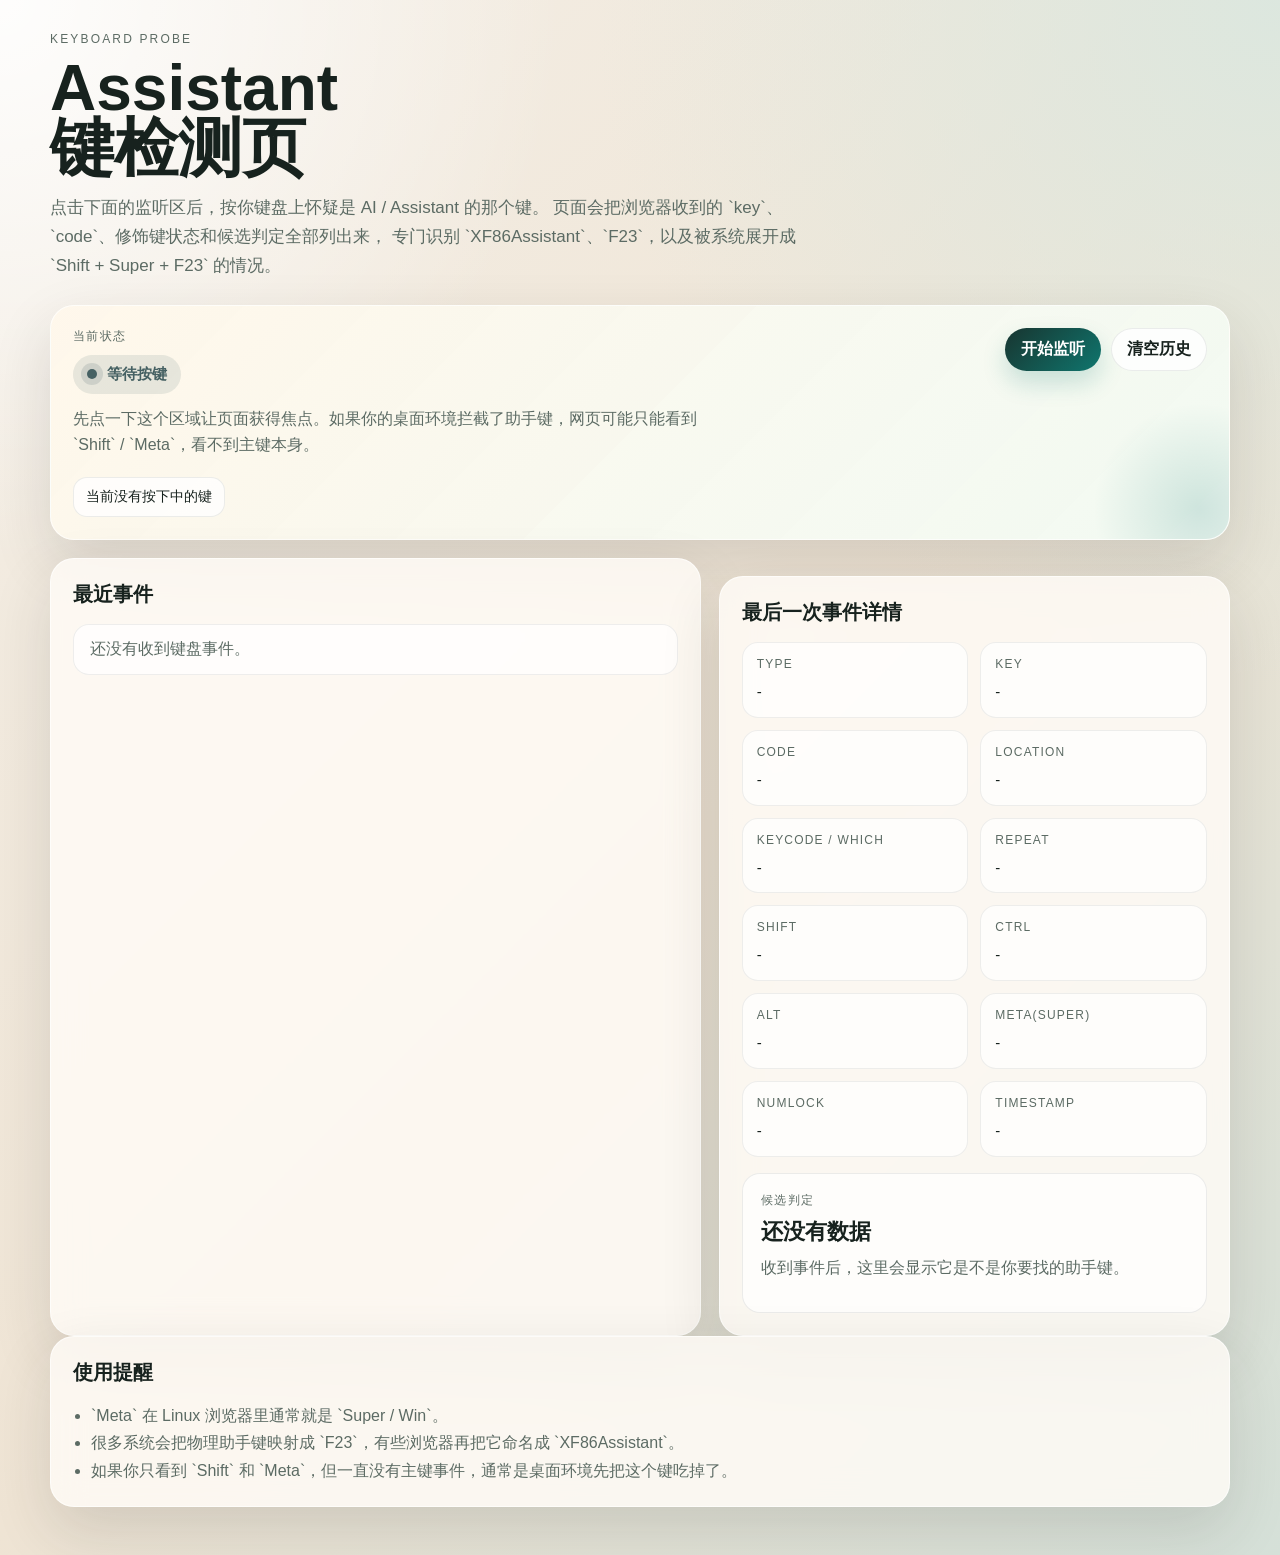
<file: docs/assistant-key-detector.html>
<!doctype html>
<html lang="zh-CN">
<head>
  <meta charset="utf-8">
  <meta name="viewport" content="width=device-width, initial-scale=1">
  <title>Assistant 键检测页</title>
  <style>
    :root {
      color-scheme: light;
      --bg: #f4efe7;
      --bg-accent: #dbe7df;
      --panel: rgba(255, 252, 247, 0.82);
      --panel-strong: rgba(255, 249, 239, 0.94);
      --ink: #17221e;
      --muted: #5c6b64;
      --line: rgba(23, 34, 30, 0.1);
      --hit: #0f766e;
      --maybe: #b45309;
      --weak: #7c3aed;
      --miss: #b42318;
      --idle: #466163;
      --shadow: 0 24px 60px rgba(39, 45, 42, 0.14);
      --radius: 24px;
    }

    * {
      box-sizing: border-box;
    }

    html, body {
      margin: 0;
      min-height: 100%;
      font-family: "Noto Sans SC", "IBM Plex Sans", "Segoe UI", sans-serif;
      color: var(--ink);
      background:
        radial-gradient(circle at top left, rgba(255, 255, 255, 0.9), transparent 28%),
        radial-gradient(circle at top right, rgba(219, 231, 223, 0.95), transparent 34%),
        linear-gradient(135deg, var(--bg), #efe4d4 54%, #d5e0d8);
    }

    body {
      padding: 32px 18px 48px;
    }

    .shell {
      max-width: 1180px;
      margin: 0 auto;
    }

    .hero {
      margin-bottom: 24px;
    }

    .eyebrow {
      margin: 0 0 12px;
      letter-spacing: 0.18em;
      text-transform: uppercase;
      font-size: 12px;
      color: var(--muted);
    }

    h1, h2, p {
      margin: 0;
    }

    h1 {
      font-size: clamp(32px, 6vw, 64px);
      line-height: 0.94;
      max-width: 10ch;
    }

    .lede {
      margin-top: 16px;
      max-width: 760px;
      color: var(--muted);
      font-size: 17px;
      line-height: 1.7;
    }

    .panel {
      background: var(--panel);
      border: 1px solid rgba(255, 255, 255, 0.65);
      backdrop-filter: blur(16px);
      box-shadow: var(--shadow);
      border-radius: var(--radius);
      padding: 22px;
    }

    .panel + .panel {
      margin-top: 18px;
    }

    .capture {
      position: relative;
      overflow: hidden;
      background:
        linear-gradient(135deg, rgba(255, 248, 235, 0.92), rgba(240, 249, 243, 0.88)),
        var(--panel-strong);
      outline: none;
    }

    .capture:focus-visible {
      box-shadow:
        0 0 0 4px rgba(15, 118, 110, 0.22),
        var(--shadow);
    }

    .capture::after {
      content: "";
      position: absolute;
      inset: auto -80px -80px auto;
      width: 220px;
      height: 220px;
      border-radius: 50%;
      background: radial-gradient(circle, rgba(15, 118, 110, 0.16), transparent 68%);
      pointer-events: none;
    }

    .capture-head {
      display: flex;
      align-items: flex-start;
      justify-content: space-between;
      gap: 18px;
    }

    .capture-actions {
      display: flex;
      gap: 10px;
      flex-wrap: wrap;
      justify-content: flex-end;
    }

    button {
      appearance: none;
      border: 0;
      border-radius: 999px;
      padding: 11px 16px;
      font: inherit;
      font-weight: 600;
      cursor: pointer;
      color: #fff;
      background: linear-gradient(135deg, #183530, #0f766e);
      box-shadow: 0 12px 24px rgba(15, 118, 110, 0.2);
      transition: transform 140ms ease, box-shadow 140ms ease;
    }

    button.secondary {
      color: var(--ink);
      background: rgba(255, 255, 255, 0.8);
      box-shadow: inset 0 0 0 1px rgba(23, 34, 30, 0.08);
    }

    button:hover {
      transform: translateY(-1px);
    }

    .label {
      font-size: 12px;
      letter-spacing: 0.12em;
      text-transform: uppercase;
      color: var(--muted);
    }

    .badge {
      display: inline-flex;
      align-items: center;
      gap: 10px;
      margin-top: 10px;
      padding: 10px 14px;
      border-radius: 999px;
      font-weight: 700;
      font-size: 15px;
      background: rgba(70, 97, 99, 0.12);
      color: var(--idle);
    }

    .badge::before {
      content: "";
      width: 10px;
      height: 10px;
      border-radius: 50%;
      background: currentColor;
      box-shadow: 0 0 0 6px color-mix(in srgb, currentColor 16%, transparent);
    }

    .badge.hit {
      color: var(--hit);
      background: rgba(15, 118, 110, 0.12);
    }

    .badge.maybe {
      color: var(--maybe);
      background: rgba(180, 83, 9, 0.12);
    }

    .badge.weak {
      color: var(--weak);
      background: rgba(124, 58, 237, 0.1);
    }

    .badge.miss {
      color: var(--miss);
      background: rgba(180, 35, 24, 0.1);
    }

    .status-copy {
      margin-top: 12px;
      color: var(--muted);
      line-height: 1.6;
      max-width: 72ch;
    }

    .held-keys {
      margin-top: 20px;
      display: flex;
      gap: 10px;
      flex-wrap: wrap;
    }

    .pill {
      display: inline-flex;
      align-items: center;
      min-height: 40px;
      padding: 8px 12px;
      border-radius: 14px;
      background: rgba(255, 255, 255, 0.78);
      border: 1px solid rgba(23, 34, 30, 0.08);
      font-size: 14px;
    }

    .grid {
      margin-top: 18px;
      display: grid;
      grid-template-columns: 1.12fr 0.88fr;
      gap: 18px;
    }

    h2 {
      font-size: 20px;
      margin-bottom: 16px;
    }

    .log {
      list-style: none;
      margin: 0;
      padding: 0;
      display: grid;
      gap: 10px;
      max-height: 520px;
      overflow: auto;
    }

    .log li {
      display: grid;
      gap: 4px;
      padding: 14px 16px;
      border-radius: 16px;
      background: rgba(255, 255, 255, 0.74);
      border: 1px solid rgba(23, 34, 30, 0.07);
    }

    .log strong {
      font-size: 16px;
    }

    .log-meta {
      color: var(--muted);
      font-size: 13px;
    }

    .event-kind {
      display: inline-flex;
      align-items: center;
      justify-content: center;
      min-width: 62px;
      padding: 4px 8px;
      border-radius: 999px;
      margin-right: 8px;
      font-size: 12px;
      font-weight: 700;
      text-transform: uppercase;
      background: rgba(23, 34, 30, 0.08);
    }

    .facts {
      display: grid;
      grid-template-columns: repeat(2, minmax(0, 1fr));
      gap: 12px;
      margin: 0;
    }

    .facts div {
      padding: 14px;
      border-radius: 16px;
      background: rgba(255, 255, 255, 0.7);
      border: 1px solid rgba(23, 34, 30, 0.07);
    }

    .facts dt {
      font-size: 12px;
      letter-spacing: 0.1em;
      text-transform: uppercase;
      color: var(--muted);
    }

    .facts dd {
      margin: 10px 0 0;
      font-size: 15px;
      line-height: 1.45;
      word-break: break-word;
    }

    .verdict {
      margin-top: 16px;
      padding: 18px;
      border-radius: 18px;
      border: 1px solid rgba(23, 34, 30, 0.08);
      background: rgba(255, 255, 255, 0.74);
    }

    .verdict-title {
      margin-top: 8px;
      font-size: 22px;
      font-weight: 800;
    }

    .verdict-copy {
      margin-top: 8px;
      color: var(--muted);
      line-height: 1.6;
    }

    .chip-list {
      list-style: none;
      margin: 14px 0 0;
      padding: 0;
      display: flex;
      gap: 8px;
      flex-wrap: wrap;
    }

    .chip-list li {
      padding: 7px 11px;
      border-radius: 999px;
      background: rgba(15, 118, 110, 0.08);
      font-size: 13px;
      font-weight: 600;
    }

    .tips {
      margin: 0;
      padding-left: 18px;
      color: var(--muted);
      line-height: 1.7;
    }

    .empty {
      color: var(--muted);
      padding: 18px 0 6px;
    }

    @media (max-width: 960px) {
      .grid {
        grid-template-columns: 1fr;
      }

      .capture-head {
        flex-direction: column;
      }

      .capture-actions {
        justify-content: flex-start;
      }

      .facts {
        grid-template-columns: 1fr;
      }
    }
  </style>
</head>
<body>
  <main class="shell">
    <header class="hero">
      <p class="eyebrow">Keyboard Probe</p>
      <h1>Assistant 键检测页</h1>
      <p class="lede">
        点击下面的监听区后，按你键盘上怀疑是 AI / Assistant 的那个键。
        页面会把浏览器收到的 `key`、`code`、修饰键状态和候选判定全部列出来，
        专门识别 `XF86Assistant`、`F23`，以及被系统展开成 `Shift + Super + F23` 的情况。
      </p>
    </header>

    <section class="panel capture" id="captureArea" tabindex="0" aria-label="按键监听区">
      <div class="capture-head">
        <div>
          <p class="label">当前状态</p>
          <div class="badge" id="statusBadge">等待按键</div>
          <p class="status-copy" id="statusCopy">
            先点一下这个区域让页面获得焦点。如果你的桌面环境拦截了助手键，网页可能只能看到 `Shift` / `Meta`，看不到主键本身。
          </p>
        </div>
        <div class="capture-actions">
          <button type="button" id="focusButton">开始监听</button>
          <button type="button" class="secondary" id="clearButton">清空历史</button>
        </div>
      </div>
      <div class="held-keys" id="heldKeys">
        <span class="pill">当前没有按下中的键</span>
      </div>
    </section>

    <section class="grid">
      <section class="panel">
        <h2>最近事件</h2>
        <ul class="log" id="eventLog">
          <li class="empty">还没有收到键盘事件。</li>
        </ul>
      </section>

      <section class="panel">
        <h2>最后一次事件详情</h2>
        <dl class="facts">
          <div><dt>type</dt><dd id="field-type">-</dd></div>
          <div><dt>key</dt><dd id="field-key">-</dd></div>
          <div><dt>code</dt><dd id="field-code">-</dd></div>
          <div><dt>location</dt><dd id="field-location">-</dd></div>
          <div><dt>keyCode / which</dt><dd id="field-keyCode">-</dd></div>
          <div><dt>repeat</dt><dd id="field-repeat">-</dd></div>
          <div><dt>Shift</dt><dd id="field-shift">-</dd></div>
          <div><dt>Ctrl</dt><dd id="field-ctrl">-</dd></div>
          <div><dt>Alt</dt><dd id="field-alt">-</dd></div>
          <div><dt>Meta(Super)</dt><dd id="field-meta">-</dd></div>
          <div><dt>NumLock</dt><dd id="field-numlock">-</dd></div>
          <div><dt>timeStamp</dt><dd id="field-timeStamp">-</dd></div>
        </dl>

        <div class="verdict" id="verdictBox">
          <p class="label">候选判定</p>
          <p class="verdict-title" id="verdictTitle">还没有数据</p>
          <p class="verdict-copy" id="verdictCopy">
            收到事件后，这里会显示它是不是你要找的助手键。
          </p>
          <ul class="chip-list" id="matchList"></ul>
        </div>
      </section>
    </section>

    <section class="panel">
      <h2>使用提醒</h2>
      <ul class="tips">
        <li>`Meta` 在 Linux 浏览器里通常就是 `Super / Win`。</li>
        <li>很多系统会把物理助手键映射成 `F23`，有些浏览器再把它命名成 `XF86Assistant`。</li>
        <li>如果你只看到 `Shift` 和 `Meta`，但一直没有主键事件，通常是桌面环境先把这个键吃掉了。</li>
      </ul>
    </section>
  </main>

  <script>
    const MAX_EVENTS = 20;
    const MODIFIER_KEYS = new Set(["Shift", "Control", "Alt", "Meta"]);

    const state = {
      events: [],
      pressed: new Map(),
      lastEvent: null,
      lastCandidate: null,
    };

    const fields = {
      type: document.getElementById("field-type"),
      key: document.getElementById("field-key"),
      code: document.getElementById("field-code"),
      location: document.getElementById("field-location"),
      keyCode: document.getElementById("field-keyCode"),
      repeat: document.getElementById("field-repeat"),
      shift: document.getElementById("field-shift"),
      ctrl: document.getElementById("field-ctrl"),
      alt: document.getElementById("field-alt"),
      meta: document.getElementById("field-meta"),
      numlock: document.getElementById("field-numlock"),
      timeStamp: document.getElementById("field-timeStamp"),
    };

    const captureArea = document.getElementById("captureArea");
    const focusButton = document.getElementById("focusButton");
    const clearButton = document.getElementById("clearButton");
    const statusBadge = document.getElementById("statusBadge");
    const statusCopy = document.getElementById("statusCopy");
    const heldKeys = document.getElementById("heldKeys");
    const eventLog = document.getElementById("eventLog");
    const verdictBox = document.getElementById("verdictBox");
    const verdictTitle = document.getElementById("verdictTitle");
    const verdictCopy = document.getElementById("verdictCopy");
    const matchList = document.getElementById("matchList");

    function boolText(value) {
      return value ? "yes" : "no";
    }

    function safeValue(value) {
      if (value === undefined || value === null || value === "") {
        return "-";
      }
      return String(value);
    }

    function locationLabel(location) {
      switch (location) {
        case KeyboardEvent.DOM_KEY_LOCATION_STANDARD:
          return "standard";
        case KeyboardEvent.DOM_KEY_LOCATION_LEFT:
          return "left";
        case KeyboardEvent.DOM_KEY_LOCATION_RIGHT:
          return "right";
        case KeyboardEvent.DOM_KEY_LOCATION_NUMPAD:
          return "numpad";
        default:
          return String(location);
      }
    }

    function eventIdentity(payload) {
      return payload.code && payload.code !== "Unidentified"
        ? payload.code
        : payload.key || "(unknown)";
    }

    function formatWhen(ms) {
      return `${ms.toFixed(1)} ms`;
    }

    function summarizePayload(payload) {
      const primary = payload.key || payload.code || "(unknown)";
      const secondary = payload.code && payload.code !== payload.key ? ` / ${payload.code}` : "";
      return `${primary}${secondary}`;
    }

    function detectAssistant(payload) {
      const matches = [];
      const key = payload.key;
      const code = payload.code;
      const keyCode = payload.keyCode;
      const meta = payload.meta;
      const shift = payload.shift;

      if (key === "XF86Assistant") {
        matches.push("`key = XF86Assistant`");
      }
      if (key === "Assistant") {
        matches.push("`key = Assistant`");
      }
      if (code === "F23") {
        matches.push("`code = F23`");
      }
      if (key === "F23") {
        matches.push("`key = F23`");
      }
      if (keyCode === 134) {
        matches.push("`keyCode = 134`（常见 F23）");
      }
      if (shift && meta) {
        matches.push("检测到 `Shift + Super(Meta)`");
      }

      const exactAssistant = key === "XF86Assistant" || key === "Assistant";
      const f23Like = code === "F23" || key === "F23" || keyCode === 134;
      const unidentifiedCombo = key === "Unidentified" && shift && meta;
      const modifierLead = MODIFIER_KEYS.has(key) && (shift || meta || payload.ctrl || payload.alt);

      if (exactAssistant || (f23Like && shift && meta)) {
        return {
          level: "hit",
          title: "高度疑似就是助手键",
          copy: "浏览器已经把它识别成 Assistant/F23 路线，而且带着你日志里那种 Shift + Super 修饰键特征。",
          matches,
          candidate: true,
        };
      }

      if (f23Like) {
        return {
          level: "maybe",
          title: "像是同一路物理键",
          copy: "浏览器看到了 F23，但没有直接给出 XF86Assistant。很多系统就是这么映射助手键的。",
          matches,
          candidate: true,
        };
      }

      if (unidentifiedCombo) {
        return {
          level: "weak",
          title: "可能被系统拦截了主键",
          copy: "浏览器只拿到了修饰键加一个未识别主键。这通常说明真正的助手键被桌面环境先消费了。",
          matches,
          candidate: true,
        };
      }

      if (modifierLead) {
        return {
          level: "",
          title: "收到前导修饰键",
          copy: "这一步本身不算命中。继续看接下来有没有 F23 / XF86Assistant，很多特殊键会先发修饰键再发主键。",
          matches,
          candidate: false,
        };
      }

      return {
        level: "miss",
        title: "当前事件不像助手键",
        copy: "它不符合 Assistant / F23 这条映射链。你可以继续按别的键对照。",
        matches,
        candidate: false,
      };
    }

    function setStatus(level, title, copy) {
      statusBadge.className = "badge";
      if (level) {
        statusBadge.classList.add(level);
      }
      statusBadge.textContent = title;
      statusCopy.textContent = copy;
    }

    function renderHeldKeys() {
      heldKeys.innerHTML = "";
      if (state.pressed.size === 0) {
        const pill = document.createElement("span");
        pill.className = "pill";
        pill.textContent = "当前没有按下中的键";
        heldKeys.appendChild(pill);
        return;
      }

      for (const payload of state.pressed.values()) {
        const pill = document.createElement("span");
        pill.className = "pill";
        pill.textContent = summarizePayload(payload);
        heldKeys.appendChild(pill);
      }
    }

    function renderEventLog() {
      eventLog.innerHTML = "";

      if (state.events.length === 0) {
        const empty = document.createElement("li");
        empty.className = "empty";
        empty.textContent = "还没有收到键盘事件。";
        eventLog.appendChild(empty);
        return;
      }

      for (const entry of state.events) {
        const item = document.createElement("li");

        const title = document.createElement("strong");
        title.textContent = summarizePayload(entry.payload);

        const meta = document.createElement("div");
        meta.className = "log-meta";
        meta.textContent =
          `${entry.payload.type.toUpperCase()} · keyCode ${entry.payload.keyCode} · ` +
          `Shift ${boolText(entry.payload.shift)} · Meta ${boolText(entry.payload.meta)} · ` +
          `${formatWhen(entry.payload.timeStamp)}`;

        const note = document.createElement("div");
        note.className = "log-meta";
        note.textContent = entry.analysis.title;

        const prefix = document.createElement("span");
        prefix.className = "event-kind";
        prefix.textContent = entry.payload.type;
        title.prepend(prefix);

        item.appendChild(title);
        item.appendChild(meta);
        item.appendChild(note);
        eventLog.appendChild(item);
      }
    }

    function renderFields() {
      const payload = state.lastEvent;
      if (!payload) {
        for (const field of Object.values(fields)) {
          field.textContent = "-";
        }
        return;
      }

      fields.type.textContent = safeValue(payload.type);
      fields.key.textContent = safeValue(payload.key);
      fields.code.textContent = safeValue(payload.code);
      fields.location.textContent = locationLabel(payload.location);
      fields.keyCode.textContent = safeValue(payload.keyCode);
      fields.repeat.textContent = boolText(payload.repeat);
      fields.shift.textContent = boolText(payload.shift);
      fields.ctrl.textContent = boolText(payload.ctrl);
      fields.alt.textContent = boolText(payload.alt);
      fields.meta.textContent = boolText(payload.meta);
      fields.numlock.textContent = boolText(payload.numLock);
      fields.timeStamp.textContent = formatWhen(payload.timeStamp);
    }

    function renderVerdict() {
      const source = state.lastCandidate || (state.lastEvent ? {
        payload: state.lastEvent,
        analysis: detectAssistant(state.lastEvent),
      } : null);

      if (!source) {
        verdictBox.style.borderColor = "rgba(23, 34, 30, 0.08)";
        verdictTitle.textContent = "还没有数据";
        verdictCopy.textContent = "收到事件后，这里会显示它是不是你要找的助手键。";
        matchList.innerHTML = "";
        return;
      }

      const { analysis, payload } = source;
      verdictTitle.textContent = analysis.title;
      verdictCopy.textContent = `${analysis.copy} 最后命中的事件是 ${summarizePayload(payload)}。`;
      matchList.innerHTML = "";

      const accent = {
        hit: "rgba(15, 118, 110, 0.28)",
        maybe: "rgba(180, 83, 9, 0.26)",
        weak: "rgba(124, 58, 237, 0.24)",
        miss: "rgba(180, 35, 24, 0.22)",
      }[analysis.level] || "rgba(23, 34, 30, 0.08)";

      verdictBox.style.borderColor = accent;

      const chips = analysis.matches.length > 0
        ? analysis.matches
        : ["没有命中特定 Assistant/F23 特征"];

      for (const match of chips) {
        const chip = document.createElement("li");
        chip.textContent = match;
        matchList.appendChild(chip);
      }
    }

    function refreshStatus() {
      if (state.lastCandidate) {
        setStatus(
          state.lastCandidate.analysis.level,
          state.lastCandidate.analysis.title,
          `${state.lastCandidate.analysis.copy} 继续按键时，这个状态会保留到你手动清空历史。`
        );
        return;
      }

      if (state.lastEvent) {
        const analysis = detectAssistant(state.lastEvent);
        setStatus(
          analysis.level,
          analysis.title,
          analysis.copy
        );
        return;
      }

      setStatus(
        "",
        "等待按键",
        "先点一下这个区域让页面获得焦点。如果你的桌面环境拦截了助手键，网页可能只能看到 `Shift` / `Meta`，看不到主键本身。"
      );
    }

    function render() {
      renderHeldKeys();
      renderEventLog();
      renderFields();
      renderVerdict();
      refreshStatus();
    }

    function snapshotEvent(event) {
      return {
        type: event.type,
        key: event.key,
        code: event.code,
        location: event.location,
        keyCode: Number(event.keyCode || event.which || 0),
        repeat: event.repeat,
        shift: event.shiftKey,
        ctrl: event.ctrlKey,
        alt: event.altKey,
        meta: event.metaKey,
        numLock: event.getModifierState ? event.getModifierState("NumLock") : false,
        timeStamp: Number(event.timeStamp || 0),
      };
    }

    function handleKeyEvent(event) {
      const payload = snapshotEvent(event);
      const identity = eventIdentity(payload);

      state.lastEvent = payload;

      if (event.type === "keydown") {
        state.pressed.set(identity, payload);
      } else if (event.type === "keyup") {
        state.pressed.delete(identity);
      }

      const analysis = detectAssistant(payload);
      const entry = { payload, analysis };
      state.events.unshift(entry);
      state.events = state.events.slice(0, MAX_EVENTS);

      if (analysis.candidate) {
        state.lastCandidate = entry;
      }

      render();
    }

    function clearAll() {
      state.events = [];
      state.pressed.clear();
      state.lastEvent = null;
      state.lastCandidate = null;
      render();
    }

    function focusCapture() {
      captureArea.focus();
    }

    focusButton.addEventListener("click", focusCapture);
    clearButton.addEventListener("click", clearAll);
    captureArea.addEventListener("click", focusCapture);
    window.addEventListener("keydown", handleKeyEvent, true);
    window.addEventListener("keyup", handleKeyEvent, true);
    window.addEventListener("blur", () => {
      state.pressed.clear();
      renderHeldKeys();
    });

    render();
  </script>
</body>
</html>
</file>
